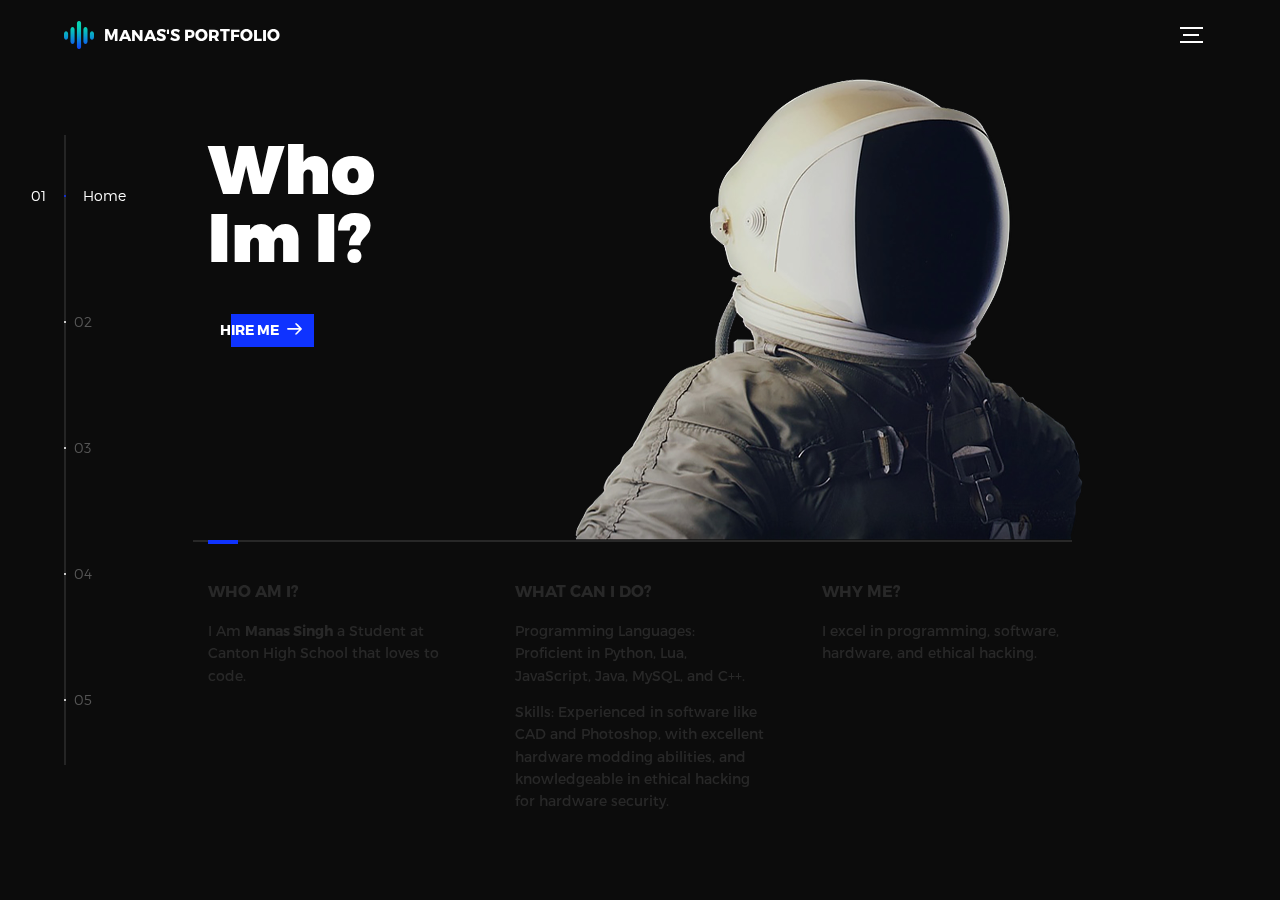
<file: SuperManzDev.github.io-main/index.html>
<!DOCTYPE html>
<html lang="en">
<head>
  <title>Manas's Portfolio</title>
  <meta charset="utf-8">
  <meta name="viewport" content="width=device-width, initial-scale=1">
  <meta http-equiv="X-UA-Compatible" content="IE=edge">
  <meta name="description" content="Manas >
  <meta name="keywords" content="Manas Singh Portfolio">
  <meta name="author" content="Manas Singh">
  <link rel="stylesheet" href="assets/css/main.css">
</head>
<body>

<!-- notification for small viewports and landscape oriented smartphones --></div>
<div class="device-notification">
  <a class="device-notification--logo" href="#0">
    <img src="assets/img/logo.png" alt="Manas's Portfolio"> 
    <p>Manas's Portfolio</p>
  </a>
  <p class="device-notification--message">I have so much to offer that I must request you orient your device to portrait or find a larger screen. You won't be disappointed.</p>
</div>

<div class="perspective effect-rotate-left">
  <div class="container"><div class="outer-nav--return"></div>
    <div id="viewport" class="l-viewport">
      <div class="l-wrapper">
        <header class="header">
          <a class="header--logo" href="#0">
            <img src="assets/img/logo.png" alt="Manas's Portfolio">
            <p>Manas's Portfolio</p>
          </a>
          <button class="header--cta cta">Hire Me</button>
          <div class="header--nav-toggle">
            <span></span>
          </div>
        </header>
        <nav class="l-side-nav">
          <ul class="side-nav">
            <li class="is-active"><span>Home</span></li>
            <li><span>Works</span></li>
            <li><span>About</span></li>
            <li><span>Contact</span></li>
            <li><span>Hire me</span></li>
          </ul>
        </nav>
        <ul class="l-main-content main-content">
          <li class="l-section section section--is-active">
            <div class="intro">
              <div class="intro--banner">
                <h1>Who<br>Im I?<br></h1>
                <button class="cta">Hire Me
                  <svg version="1.1" id="Layer_1" xmlns="http://www.w3.org/2000/svg" xmlns:xlink="http://www.w3.org/1999/xlink" x="0px" y="0px" viewBox="0 0 150 118" style="enable-background:new 0 0 150 118;" xml:space="preserve">
                  <g transform="translate(0.000000,118.000000) scale(0.100000,-0.100000)">
                    <path d="M870,1167c-34-17-55-57-46-90c3-15,81-100,194-211l187-185l-565-1c-431,0-571-3-590-13c-55-28-64-94-18-137c21-20,33-20,597-20h575l-192-193C800,103,794,94,849,39c20-20,39-29,61-29c28,0,63,30,298,262c147,144,272,271,279,282c30,51,23,60-219,304C947,1180,926,1196,870,1167z"/>
                  </g>
                  </svg>
                  <span class="btn-background"></span>
                </button>
                <img src="assets/img/introduction-visual.png" alt="Welcome">
              </div>
              <div class="intro--options">
                <a href="#0">
                  <h3>Who Am I?</h3>
                  <p> I Am <strong>Manas Singh</strong> a Student at Canton High School that loves to code.</p>
                </a>
                <a href="#0">
                  <h3>What Can I do?</h3>
                  <p>Programming Languages: Proficient in Python, Lua, JavaScript, Java, MySQL, and C++.
                  <p>Skills: Experienced in software like CAD and Photoshop, with excellent hardware modding abilities, and knowledgeable in ethical hacking for hardware security.</p>
                </a>
                <a href="#0">
                  <h3>Why Me?</h3>
                  <p> I excel in programming, software, hardware, and ethical hacking.</p>
                </a>
              </div>
            </div>
          </li>
          <li class="l-section section">
            <div class="work">
              <h2>Selected work</h2>
              <div class="work--lockup">
                <ul class="slider">
                  <li class="slider--item slider--item-left">
                    <a href="https://github.com/ManzONgits/KareemerAIMBOT?tab=readme-ov-file">
                      <div class="slider--item-image">
                        <img src="assets/img/Aimbot.png" alt="Aimbot">
                      </div>
                      <p class="slider--item-title">Kareemer</p>
                      <p class="slider--item-description">An open source, Nvida Cuda based aim assist named after my friend.</p>
                    </a>
                  </li>
                  <li class="slider--item slider--item-left">
                    <a href="https://github.com/SuperManzDev/Map-Tour-API">
                      <div class="slider--item-image">
                        <img src="assets/img/Map.png" alt="Map">
                      </div>s
                      <p class="slider--item-title">Map-Tour-API</p>
                      <p class="slider--item-description">A Map Demo coded in MIT app inventor.</p>
                    </a>
                  </li>
                  <li class="slider--item slider--item-left">
                    <a href="">
                      <div class="slider--item-image">
                        <img src="assets/img/Map.png" alt="Aimbot">
                      </div>s
                      <p class="slider--item-title">2</p>
                      <p class="slider--item-description">.2</p>
                    </a>
                  </li>
                  <li class="slider--item slider--item-center">
                    <a href="#0">
                      <div class="slider--item-image">
                        <img src="assets/img/work-metiew-smith.jpg" alt="Metiew and Smith">
                      </div>
                      <p class="slider--item-title">3</p>
                      <p class="slider--item-description">.3</p>
                    </a>
                  </li>
                  <li class="slider--item slider--item-right">
                    <a href="#0">
                      <div class="slider--item-image">
                        <img src="assets/img/work-alex-nowak.jpg" alt="Alex Nowak">
                      </div>
                      <p class="slider--item-title">4</p>
                      <p class="slider--item-description">.4</p>
                    </a>
                  </li>
                </ul>
                <div class="slider--prev">
                  <svg version="1.1" id="Layer_1" xmlns="http://www.w3.org/2000/svg" xmlns:xlink="http://www.w3.org/1999/xlink" x="0px" y="0px"
                  viewBox="0 0 150 118" style="enable-background:new 0 0 150 118;" xml:space="preserve">
                  <g transform="translate(0.000000,118.000000) scale(0.100000,-0.100000)">
                    <path d="M561,1169C525,1155,10,640,3,612c-3-13,1-36,8-52c8-15,134-145,281-289C527,41,562,10,590,10c22,0,41,9,61,29
                    c55,55,49,64-163,278L296,510h575c564,0,576,0,597,20c46,43,37,109-18,137c-19,10-159,13-590,13l-565,1l182,180
                    c101,99,187,188,193,199c16,30,12,57-12,84C631,1174,595,1183,561,1169z"/>
                  </g>
                  </svg>
                </div>
                <div class="slider--next">
                  <svg version="1.1" id="Layer_1" xmlns="http://www.w3.org/2000/svg" xmlns:xlink="http://www.w3.org/1999/xlink" x="0px" y="0px" viewBox="0 0 150 118" style="enable-background:new 0 0 150 118;" xml:space="preserve">
                  <g transform="translate(0.000000,118.000000) scale(0.100000,-0.100000)">
                    <path d="M870,1167c-34-17-55-57-46-90c3-15,81-100,194-211l187-185l-565-1c-431,0-571-3-590-13c-55-28-64-94-18-137c21-20,33-20,597-20h575l-192-193C800,103,794,94,849,39c20-20,39-29,61-29c28,0,63,30,298,262c147,144,272,271,279,282c30,51,23,60-219,304C947,1180,926,1196,870,1167z"/>
                  </g>
                  </svg>
                </div>
              </div>
            </div>
          </li>
          <li class="l-section section">
            <div class="about">
              <div class="about--banner">
                <h2>I<br>believe in<br>passionate<br>people</h2>
                <a href="res.html">My Resume 
                  <span>
                    <svg version="1.1" id="Layer_1" xmlns="http://www.w3.org/2000/svg" xmlns:xlink="http://www.w3.org/1999/xlink" x="0px" y="0px" viewBox="0 0 150 118" style="enable-background:new 0 0 150 118;" xml:space="preserve">
                    <g transform="translate(0.000000,118.000000) scale(0.100000,-0.100000)">
                      <path d="M870,1167c-34-17-55-57-46-90c3-15,81-100,194-211l187-185l-565-1c-431,0-571-3-590-13c-55-28-64-94-18-137c21-20,33-20,597-20h575l-192-193C800,103,794,94,849,39c20-20,39-29,61-29c28,0,63,30,298,262c147,144,272,271,279,282c30,51,23,60-219,304C947,1180,926,1196,870,1167z"/>
                    </g>
                    </svg>
                  </span>
                </a>
                <img src="assets/img/about-visual.png" alt="About Me">
              </div>
              <div class="about--options">
                <a href="#0">
                  <h3>Winners</h3>
                </a>
                <a href="#0">
                  <h3>Philosophy</h3>
                </a>
                <a href="#0">
                  <h3>History</h3>
                </a>
              </div>
            </div>
          </li>
          <li class="l-section section">
            <div class="contact">
              <div class="contact--lockup">
                <div class="modal">
                  <div class="modal--information">
                    <p>8415 N Canton Center Rd, Canton, MI 48187</p>
                    <a href="mailto:Msingh458@pccsk12.com">Msingh458@pccsk12.com</a>
                    <a href="tel:+17344191109">+1 734-419-1109</a>
                  </div>
                  <ul class="modal--options">
                    <li><a href="https://Instagram.com/Manz.luvs.u">Instagram</a></li>
                    <li><a href="https://github.com/SuperManzDev/SuperManzDev.github.io">Github</a></li>
                    <li><a href="mailto:Msingh458@pccsk12.com">Contact Me</a></li>
                  </ul>
                </div>
              </div>
            </div>
          </li>
          <li class="l-section section">
            <div class="hire">
              <h2>You want me to do</h2>
              <!-- checkout formspree.io for easy form setup -->
              <form class="work-request">
                <div class="work-request--options">
                  <span class="options-a">
                    <input id="opt-1" type="checkbox" value="app design">
                    <label for="opt-1">
                      <svg version="1.1" id="Layer_1" xmlns="http://www.w3.org/2000/svg" xmlns:xlink="http://www.w3.org/1999/xlink" x="0px" y="0px"
                      viewBox="0 0 150 111" style="enable-background:new 0 0 150 111;" xml:space="preserve">
                      <g transform="translate(0.000000,111.000000) scale(0.100000,-0.100000)">
                        <path d="M950,705L555,310L360,505C253,612,160,700,155,700c-6,0-44-34-85-75l-75-75l278-278L550-5l475,475c261,261,475,480,475,485c0,13-132,145-145,145C1349,1100,1167,922,950,705z"/>
                      </g>
                      </svg>
                      App Design
                    </label>
                    <input id="opt-2" type="checkbox" value="graphic design">
                    <label for="opt-2">
                      <svg version="1.1" id="Layer_1" xmlns="http://www.w3.org/2000/svg" xmlns:xlink="http://www.w3.org/1999/xlink" x="0px" y="0px"
                      viewBox="0 0 150 111" style="enable-background:new 0 0 150 111;" xml:space="preserve">
                      <g transform="translate(0.000000,111.000000) scale(0.100000,-0.100000)">
                        <path d="M950,705L555,310L360,505C253,612,160,700,155,700c-6,0-44-34-85-75l-75-75l278-278L550-5l475,475c261,261,475,480,475,485c0,13-132,145-145,145C1349,1100,1167,922,950,705z"/>
                      </g>
                      </svg>
                      Graphic Design
                    </label>
                    <input id="opt-3" type="checkbox" value="motion design">
                    <label for="opt-3">
                      <svg version="1.1" id="Layer_1" xmlns="http://www.w3.org/2000/svg" xmlns:xlink="http://www.w3.org/1999/xlink" x="0px" y="0px"
                      viewBox="0 0 150 111" style="enable-background:new 0 0 150 111;" xml:space="preserve">
                      <g transform="translate(0.000000,111.000000) scale(0.100000,-0.100000)">
                        <path d="M950,705L555,310L360,505C253,612,160,700,155,700c-6,0-44-34-85-75l-75-75l278-278L550-5l475,475c261,261,475,480,475,485c0,13-132,145-145,145C1349,1100,1167,922,950,705z"/>
                      </g>
                      </svg>
                      Motion Design
                    </label>
                  </span>
                  <span class="options-b">
                    <input id="opt-4" type="checkbox" value="ux design">
                    <label for="opt-4">
                      <svg version="1.1" id="Layer_1" xmlns="http://www.w3.org/2000/svg" xmlns:xlink="http://www.w3.org/1999/xlink" x="0px" y="0px"
                      viewBox="0 0 150 111" style="enable-background:new 0 0 150 111;" xml:space="preserve">
                      <g transform="translate(0.000000,111.000000) scale(0.100000,-0.100000)">
                        <path d="M950,705L555,310L360,505C253,612,160,700,155,700c-6,0-44-34-85-75l-75-75l278-278L550-5l475,475c261,261,475,480,475,485c0,13-132,145-145,145C1349,1100,1167,922,950,705z"/>
                      </g>
                      </svg>
                      UX Design
                    </label>
                    <input id="opt-5" type="checkbox" value="webdesign">
                    <label for="opt-5">
                      <svg version="1.1" id="Layer_1" xmlns="http://www.w3.org/2000/svg" xmlns:xlink="http://www.w3.org/1999/xlink" x="0px" y="0px"
                      viewBox="0 0 150 111" style="enable-background:new 0 0 150 111;" xml:space="preserve">
                      <g transform="translate(0.000000,111.000000) scale(0.100000,-0.100000)">
                        <path d="M950,705L555,310L360,505C253,612,160,700,155,700c-6,0-44-34-85-75l-75-75l278-278L550-5l475,475c261,261,475,480,475,485c0,13-132,145-145,145C1349,1100,1167,922,950,705z"/>
                      </g>
                      </svg>
                      Webdesign
                    </label>
                    <input id="opt-6" type="checkbox" value="marketing">
                    <label for="opt-6">
                      <svg version="1.1" id="Layer_1" xmlns="http://www.w3.org/2000/svg" xmlns:xlink="http://www.w3.org/1999/xlink" x="0px" y="0px"
                      viewBox="0 0 150 111" style="enable-background:new 0 0 150 111;" xml:space="preserve">
                      <g transform="translate(0.000000,111.000000) scale(0.100000,-0.100000)">
                        <path d="M950,705L555,310L360,505C253,612,160,700,155,700c-6,0-44-34-85-75l-75-75l278-278L550-5l475,475c261,261,475,480,475,485c0,13-132,145-145,145C1349,1100,1167,922,950,705z"/>
                      </g>
                      </svg>
                      Marketing
                    </label>
                  </span>
                </div>
                <div class="work-request--information">
                  <div class="information-name">
                    <input id="name" type="text" spellcheck="false">
                    <label for="name">Name</label>
                  </div>
                  <div class="information-email">
                    <input id="email" type="email" spellcheck="false">
                    <label for="email">Email</label>
                  </div>
                </div>
                <input type="button" value="submit" onclick="window.location.href = 'page2.html';">
              </form>
            </div>
          </li>
        </ul>
      </div>
    </div>
  </div>
  <ul class="outer-nav">
    <li class="is-active">Home</li>
    <li>Works</li>
    <li>About</li>
    <li>Contact</li>
    <li>Hire Me</li>
  </ul>
</div>

<script src="https://ajax.googleapis.com/ajax/libs/jquery/2.2.4/jquery.min.js"></script>
<script>window.jQuery || document.write('<script src="assets/js/vendor/jquery-2.2.4.min.js"><\/script>')</script>
<script src="assets/js/functions-min.js"></script>
</body>
</html>
</file>
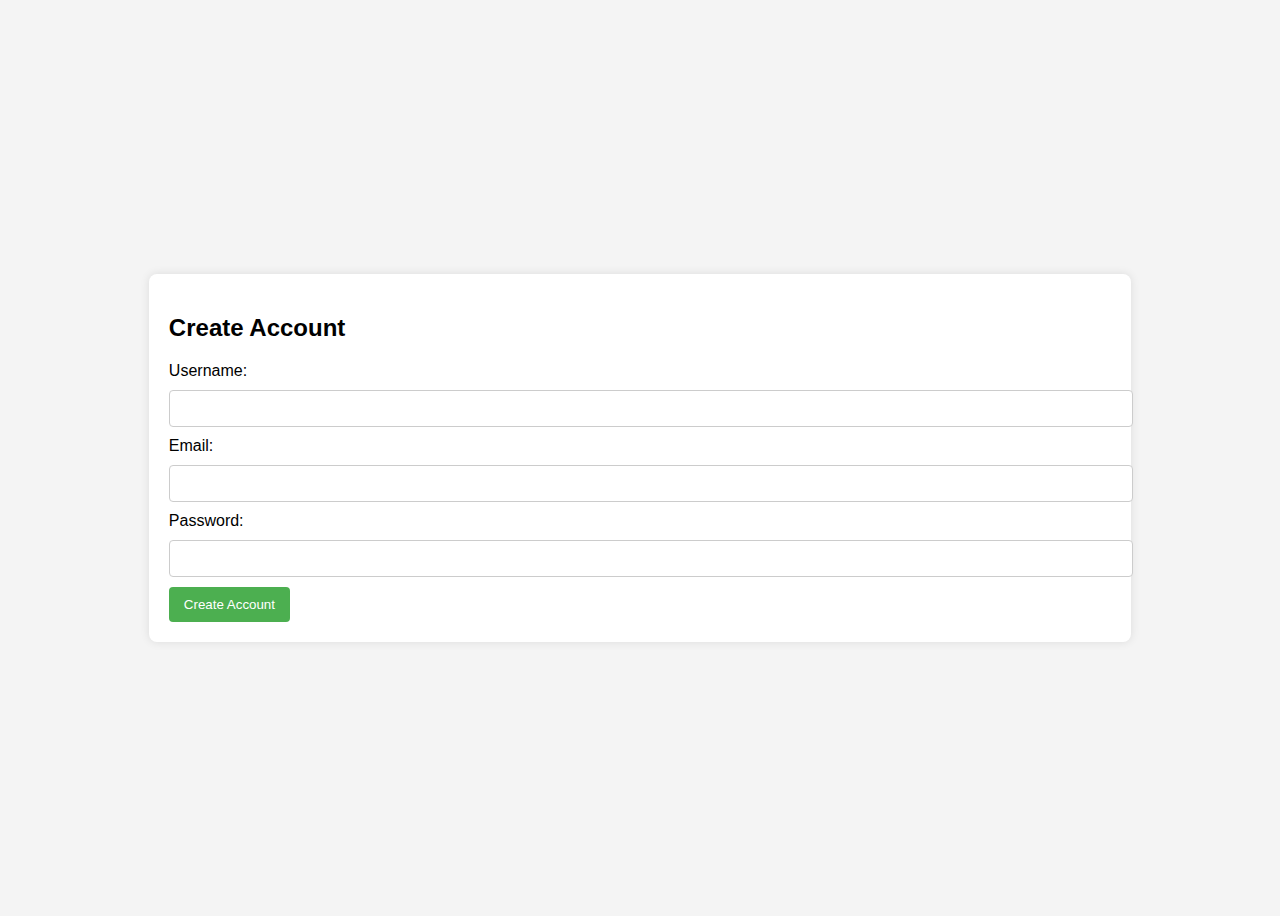
<file: Manzker-main/create_account.html>
<!DOCTYPE html>
<html lang="en"></html>
<head>
    <meta charset="UTF-8">
    <meta name="viewport" content="width=device-width, initial-scale=1.0">
    <title>Create Account</title>
    <style>
        body {
            font-family: Arial, sans-serif;
            background-color: #f4f4f4;
            display: flex;
            justify-content: center;
            align-items: center;
            height: 100vh;
        }
        .container {
            background-color: #fff;
            padding: 20px;
            border-radius: 8px;
            box-shadow: 0 0 10px rgba(0, 0, 0, 0.1);
        }
        .container h2 {
            margin-bottom: 20px;
        }
        .container input[type="text"],
        .container input[type="password"],
        .container input[type="email"] {
            width: 100%;
            padding: 10px;
            margin: 10px 0;
            border: 1px solid #ccc;
            border-radius: 4px;
        }
        .container input[type="submit"] {
            background-color: #4CAF50;
            color: white;
            padding: 10px 15px;
            border: none;
            border-radius: 4px;
            cursor: pointer;
        }
        .container input[type="submit"]:hover {
            background-color: #45a049;
        }
    </style>
</head>
<body>
    <div class="container">
        <h2>Create Account</h2>
        <form action="/create_account" method="post">
            <label for="username">Username:</label>
            <input type="text" id="username" name="username" required>
            
            <label for="email">Email:</label>
            <input type="email" id="email" name="email" required>
            
            <label for="password">Password:</label>
            <input type="password" id="password" name="password" required>
            
            <input type="submit" value="Create Account">
        </form>
    </div>
</body>
</html></form></div>
</file>
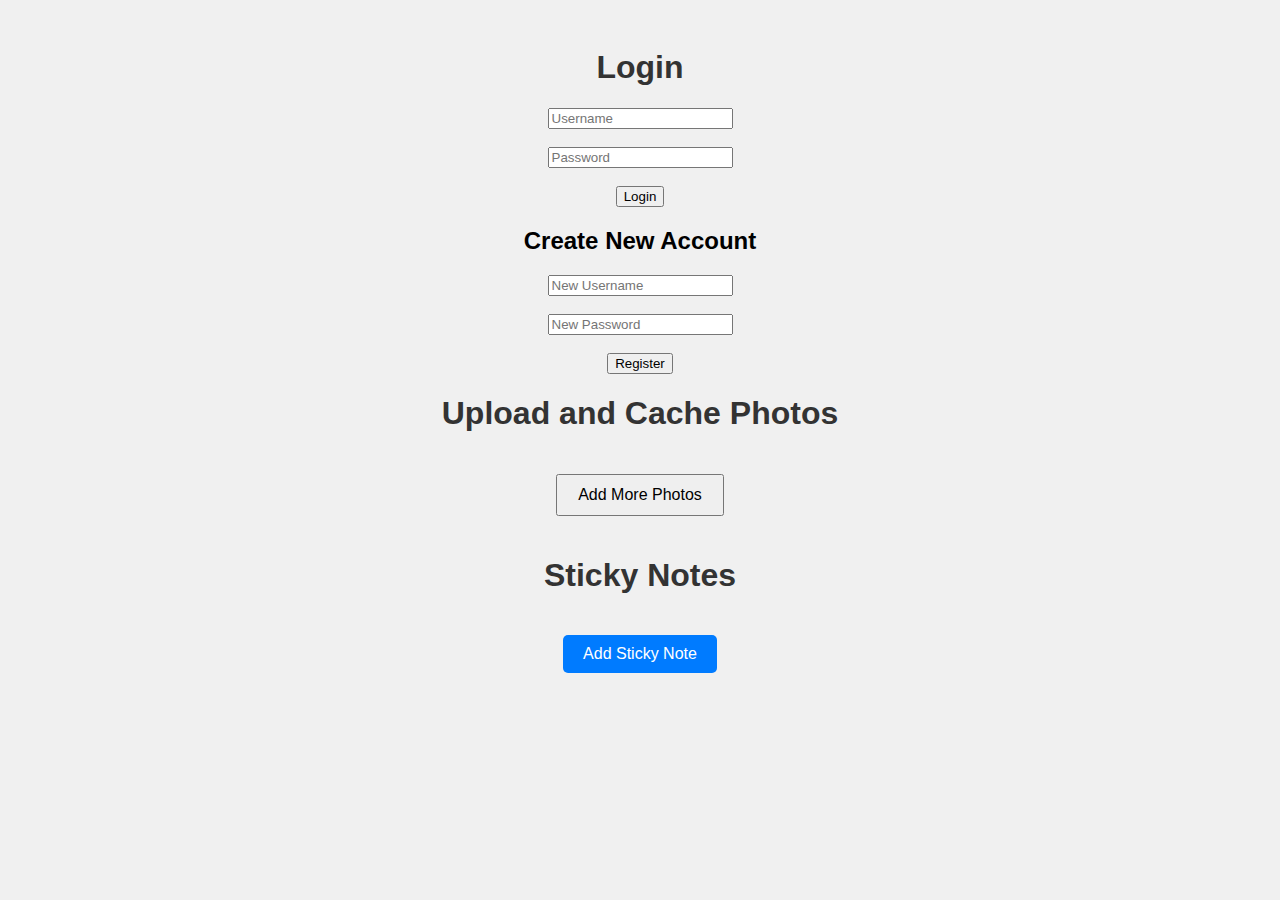
<file: Manzker-main/iusethisforrandomthings.html>
<!DOCTYPE html>
<html lang="en">
<head>
    <meta charset="UTF-8">
    <meta name="viewport" content="width=device-width, initial-scale=1.0">
    <title>Photo Upload and Sticky Notes</title>
    <style>
        body {
            font-family: Arial, sans-serif;
            background-color: #f0f0f0;
            text-align: center;
            padding: 20px;
        }
        h1 {
            color: #333;
        }
        #loginContainer, #mainContainer {
            display: none;
        }
        #photoContainer {
            display: flex;
            flex-wrap: wrap;
            justify-content: center;
        }
        .img-wrapper {
            display: inline-block;
            position: relative;
            margin: 10px;
            border: 1px solid #ccc;
            border-radius: 5px;
            overflow: hidden;
            background-color: #fff;
            box-shadow: 0 0 10px rgba(0, 0, 0, 0.1);
        }
        .img-wrapper img {
            width: 200px;
            height: auto;
            display: block;
        }
        .delete-button {
            position: absolute;
            top: 5px;
            right: 5px;
            background-color: red;
            color: white;
            border: none;
            padding: 5px;
            cursor: pointer;
            border-radius: 3px;
        }
        .upload-button {
            margin: 20px;
            padding: 10px 20px;
            font-size: 16px;
            cursor: pointer;
        }
        #stickyNotesContainer {
            margin-top: 40px;
            text-align: left;
            max-width: 600px;
            margin-left: auto;
            margin-right: auto;
        }
        .sticky-note {
            background-color: #fffae6;
            border: 1px solid #ffd700;
            border-radius: 5px;
            padding: 10px;
            margin-bottom: 10px;
            box-shadow: 0 0 10px rgba(0, 0, 0, 0.1);
        }
        .sticky-note textarea {
            width: 100%;
            height: 100px;
            border: none;
            background: none;
            resize: none;
            font-family: Arial, sans-serif;
            font-size: 14px;
        }
        .add-note-button {
            margin: 20px;
            padding: 10px 20px;
            font-size: 16px;
            cursor: pointer;
            background-color: #007bff;
            color: white;
            border: none;
            border-radius: 5px;
        }
    </style>
</head>
<body>
    <div id="loginContainer"></div>
        <h1>Login</h1>
        <form id="loginForm"></form>
            <input type="text" id="username" placeholder="Username" required><br><br>
            <input type="password" id="password" placeholder="Password" required><br><br>
            <button type="submit">Login</button>
        </form>
        <h2>Create New Account</h2>
        <form id="registerForm"></form>
            <input type="text" id="newUsername" placeholder="New Username" required><br><br>
            <input type="password" id="newPassword" placeholder="New Password" required><br><br>
            <button type="submit">Register</button>
        </form>
    </div>

    <div id="mainContainer"></div>
        <h1>Upload and Cache Photos</h1>
        <input type="file" id="photoInput" accept="image/*" multiple style="display: none;">
        <button class="upload-button" onclick="document.getElementById('photoInput').click();">Add More Photos</button>
        <div id="photoContainer"></div>

        <h1>Sticky Notes</h1>
        <button class="add-note-button" onclick="addStickyNote()">Add Sticky Note</button>
        <div id="stickyNotesContainer"></div>
    </div>

    <script>
        document.getElementById('loginForm').addEventListener('submit', function(event) {
            event.preventDefault();
            const username = document.getElementById('username').value;
            const password = document.getElementById('password').value;
            const storedPassword = localStorage.getItem(`user-${username}`);

            if (storedPassword && storedPassword === password) {
                document.getElementById('loginContainer').style.display = 'none';
                document.getElementById('mainContainer').style.display = 'block';
                loadContent();
            } else {
                alert('Invalid username or password');
            }
        });

        document.getElementById('registerForm').addEventListener('submit', function(event) {
            event.preventDefault();
            const newUsername = document.getElementById('newUsername').value;
            const newPassword = document.getElementById('newPassword').value;

            if (localStorage.getItem(`user-${newUsername}`)) {
                alert('Username already exists');
            } else {
                localStorage.setItem(`user-${newUsername}`, newPassword);
                alert('Account created successfully');
            }
        });

        function loadContent() {
            const photoContainer = document.getElementById('photoContainer');
            let i = 0;
            while (localStorage.getItem(`photo-${i}`)) {
                const imgWrapper = document.createElement('div');
                imgWrapper.className = 'img-wrapper';

                const img = document.createElement('img');
                img.src = localStorage.getItem(`photo-${i}`);

                const deleteButton = document.createElement('button');
                deleteButton.innerText = 'Delete';
                deleteButton.className = 'delete-button';
                deleteButton.onclick = function() {
                    photoContainer.removeChild(imgWrapper);
                    localStorage.removeItem(`photo-${i}`);
                };

                imgWrapper.appendChild(img);
                imgWrapper.appendChild(deleteButton);
                photoContainer.appendChild(imgWrapper);
                i++;
            }

            const stickyNotesContainer = document.getElementById('stickyNotesContainer');
            let noteIndex = 0;
            while (localStorage.getItem(`sticky-note-${noteIndex}`)) {
                const noteContent = localStorage.getItem(`sticky-note-${noteIndex}`);
                addStickyNoteElement(noteContent, noteIndex);
                noteIndex++;
            }
        }

        document.getElementById('photoInput').addEventListener('change', function(event) {
            const files = event.target.files;
            const photoContainer = document.getElementById('photoContainer');

            for (let i = 0; i < files.length; i++) {
                const file = files[i];
                const reader = new FileReader();

                reader.onload = function(e) {
                    const imgWrapper = document.createElement('div');
                    imgWrapper.className = 'img-wrapper';

                    const img = document.createElement('img');
                    img.src = e.target.result;

                    const deleteButton = document.createElement('button');
                    deleteButton.innerText = 'Delete';
                    deleteButton.className = 'delete-button';
                    deleteButton.onclick = function() {
                        photoContainer.removeChild(imgWrapper);
                        localStorage.removeItem(`photo-${i}`);
                    };

                    imgWrapper.appendChild(img);
                    imgWrapper.appendChild(deleteButton);
                    photoContainer.appendChild(imgWrapper);

                    localStorage.setItem(`photo-${i}`, e.target.result);
                };

                reader.readAsDataURL(file);
            }
        });

        function addStickyNote() {
            const noteIndex = document.querySelectorAll('.sticky-note').length;
            addStickyNoteElement('', noteIndex);
        }

        function addStickyNoteElement(content, index) {
            const stickyNotesContainer = document.getElementById('stickyNotesContainer');
            const stickyNote = document.createElement('div');
            stickyNote.className = 'sticky-note';

            const textarea = document.createElement('textarea');
            textarea.value = content;
            textarea.oninput = function() {
                localStorage.setItem(`sticky-note-${index}`, textarea.value);
            };

            stickyNote.appendChild(textarea);
            stickyNotesContainer.appendChild(stickyNote);
        }

        window.onload = function() {
            document.getElementById('loginContainer').style.display = 'block';
        };
    </script>
</body>
</html>
</file>
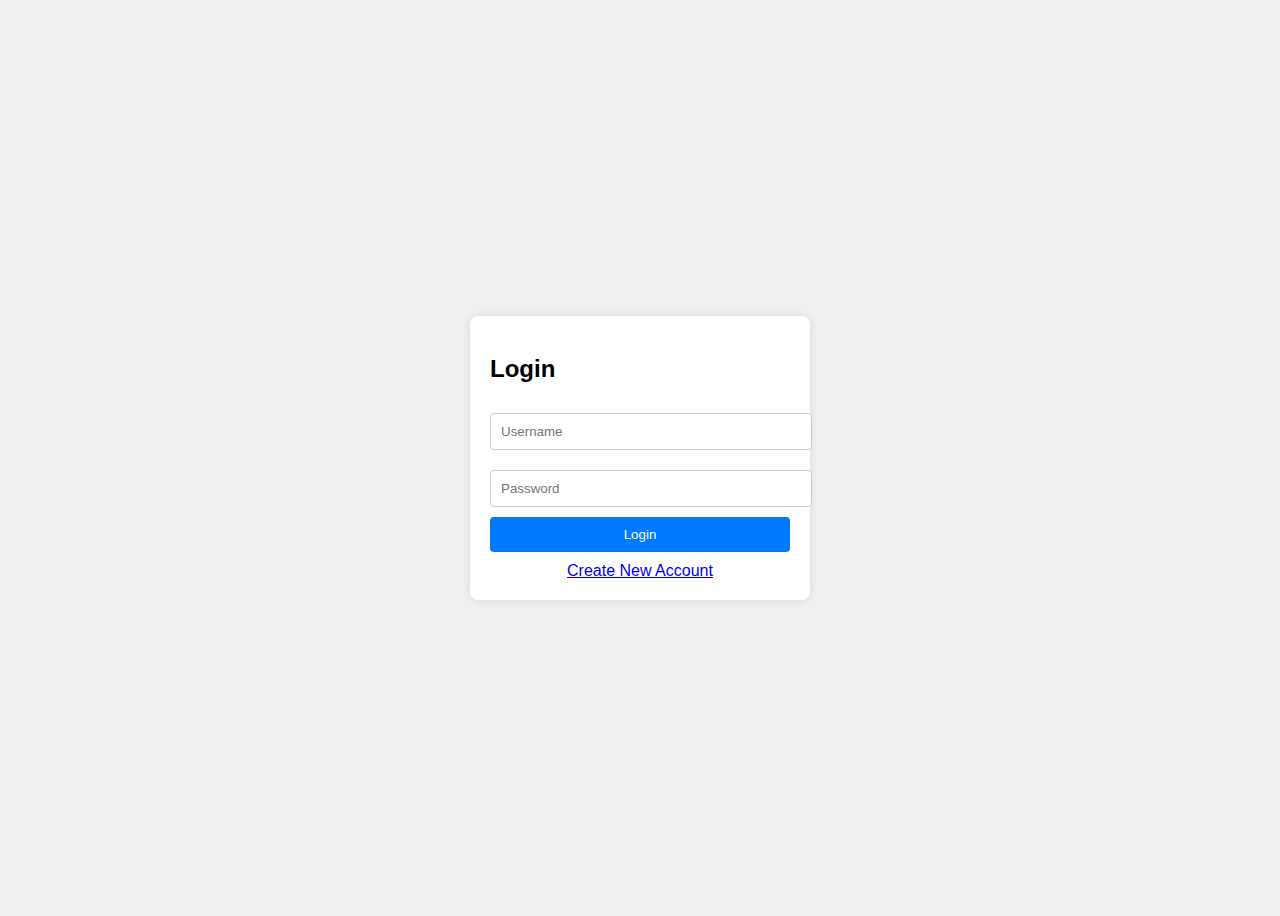
<file: Manzker-main/login.html>
<!DOCTYPE html>
<html lang="en">
<head>
    <meta charset="UTF-8">
    <meta name="viewport" content="width=device-width, initial-scale=1.0">
    <title>Login Page</title>
    <style>
        body {
            font-family: Arial, sans-serif;
            background-color: #f0f0f0;
            display: flex;
            justify-content: center;
            align-items: center;
            height: 100vh;
        }
        .login-container {
            background-color: #fff;
            padding: 20px;
            border-radius: 8px;
            box-shadow: 0 0 10px rgba(0, 0, 0, 0.1);
            width: 300px;
        }
        .login-container h2 {
            margin-bottom: 20px;
        }
        .login-container input {
            width: 100%;
            padding: 10px;
            margin: 10px 0;
            border: 1px solid #ccc;
            border-radius: 4px;
        }
        .login-container button {
            width: 100%;
            padding: 10px;
            background-color: #007BFF;
            border: none;
            color: #fff;
            border-radius: 4px;
            cursor: pointer;
        }
        .login-container button:hover {
            background-color: #0056b3;
        }
        .login-container .link {
            display: block;
            text-align: center;
            margin-top: 10px;
        }
    </style>
</head>
<body>
    <div class="login-container">
        <h2>Login</h2>
        <input type="text" id="username" placeholder="Username">
        <input type="password" id="password" placeholder="Password">
        <button onclick="login()">Login</button>
        <a href="create_account.html" class="link">Create New Account</a>
    </div>

    <script>
        const validCredentials = {
            "Manz": "Mpass",
            "Dev": "Dpass",
            "Admin": "Apass",
            "User1": "1Pass",
            "User2": "2pass",
            "User3": "3pass"
        };

        function login() {
            const username = document.getElementById('username').value;
            const password = document.getElementById('password').value;

            if (validCredentials[username] && validCredentials[username] === password) {
                window.location.href = 'iusethisforrandomthings.html';
            } else {
                alert('Invalid username or password');
            }
        }
    </script>
</body>
</html>
</file>
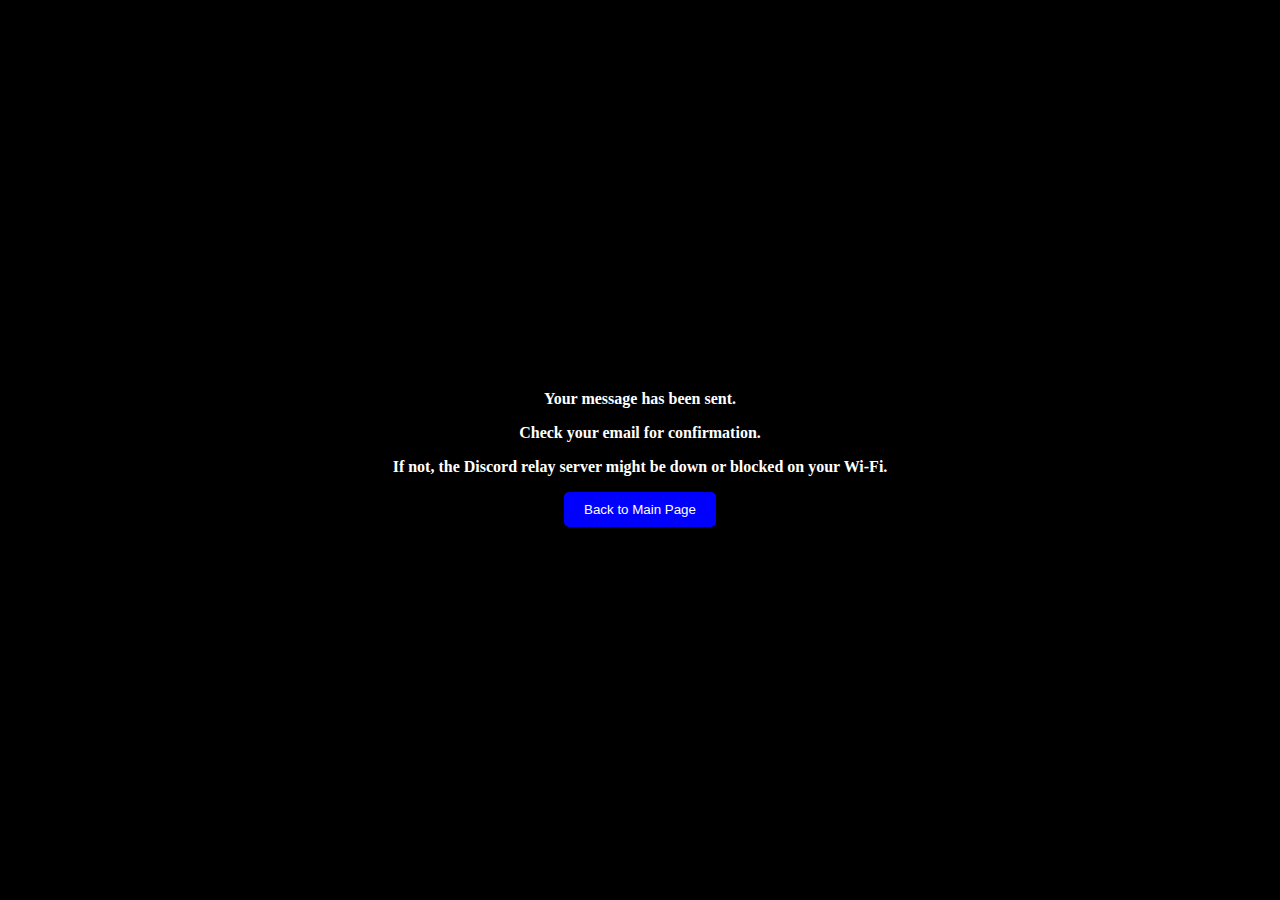
<file: SuperManzDev.github.io-main/page2.html>
<!DOCTYPE html>
<html lang="en">
<head>
    <meta charset="UTF-8">
    <meta name="viewport" content="width=device-width, initial-scale=1.0">
    <title>Your Message</title>
    <style>
        body {
            background-color: black;
            display: flex;
            justify-content: center;
            align-items: center;
            height: 100vh;
            margin: 0;
        }
        #message-container {
            text-align: center;
        }
        #message {
            color: white;
            font-weight: bold;
        }
        #home-button {
            background-color: blue;
            color: white;
            padding: 10px 20px;
            border: none;
            border-radius: 5px;
            cursor: pointer;
        }
        /* Cool cursor effect */
        body {
            cursor: url('data:image/svg+xml;utf8,<svg xmlns="http://www.w3.org/2000/svg" width="24" height="24" fill="white"><circle cx="12" cy="12" r="6" fill="blue"/></svg>'), auto;
        }
    </style>
    <script>
        // Function to go back to the previous page
        function goBack() {
            window.history.back();
        }
    </script>
</head>
<body>
    <div id="message-container">
        <p id="message">Your message has been sent.</p>
        <p id="message"> Check your email for confirmation.</p>
        <p id="message">If not, the Discord relay server might be down or blocked on your Wi-Fi.</p>
        <button id="home-button" onclick="goBack()">Back to Main Page</button>
    </div>
</body>
</html>
</file>
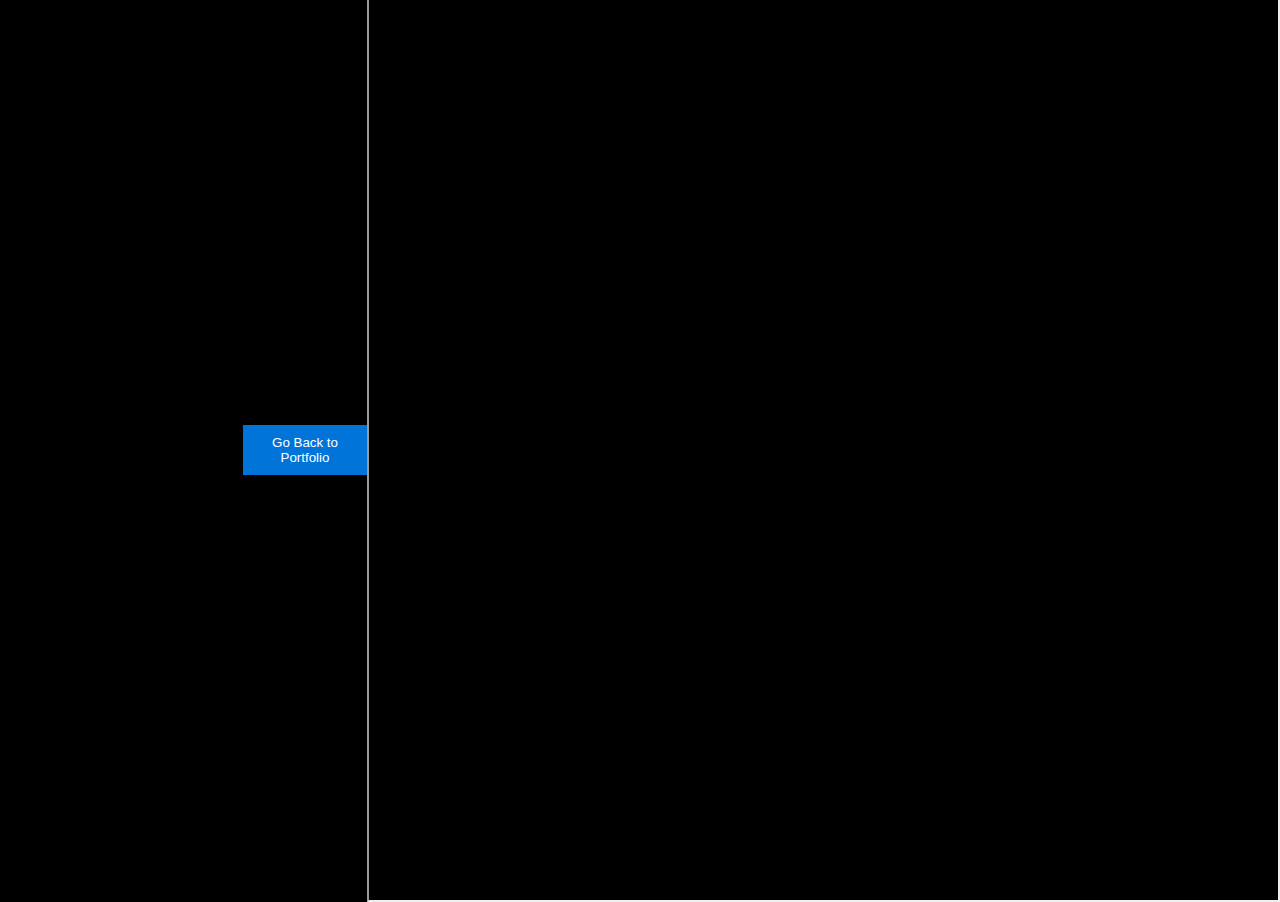
<file: SuperManzDev.github.io-main/res.html>
<!DOCTYPE html>
<html lang="en">
<head>
    <meta charset="UTF-8">
    <meta name="viewport" content="width=device-width, initial-scale=1.0">
    <title>My Portfolio</title>
    <style>
        body {
            background-color: #000000; /* Black background */
            margin: 0; /* Remove default margin */
            height: 100vh; /* Full viewport height */
            display: flex; /* Use flexbox for centering */
            align-items: center; /* Center vertically */
            justify-content: center; /* Center horizontally */
        }
        .button {
            background-color: #0074D9; /* Blue button */
            color: #ffffff;
            padding: 10px 20px;
            border: none;
            cursor: pointer;
        }
        .button:hover {
            background-color: #0056b3; /* Darker blue on hover */
        }
        iframe {
            height: 100vh; /* Full viewport height */
        }
    </style>
</head>
<body>
    <h1>Welcome to My Portfolio</h1>
    <!-- Button to go back to your portfolio -->
    <button class="button" onclick="goToPortfolio()">Go Back to Portfolio</button>

    <!-- Embed the PDF using an iframe -->
    <iframe src="https://manassingh.me/Newone.pdf" width="100%" height="100%"></iframe>

    <script>
        function goToPortfolio() {
            // Replace the URL with your actual portfolio URL
            window.location.href = "http://manassingh.me";
        }
    </script>
</body>
</html>
</file>
<file: SuperManzDev.github.io-main/assets/css/main.css>
@font-face{font-family:'Montserrat';src:url("fonts/Montserrat-Black.eot");src:local("☺"),url("fonts/Montserrat-Black.woff") format("woff"),url("fonts/Montserrat-Black.ttf") format("truetype"),url("fonts/Montserrat-Black.svg") format("svg");font-weight:900;font-style:normal}@font-face{font-family:'Montserrat';src:url("fonts/Montserrat-Bold.eot");src:local("☺"),url("fonts/Montserrat-Bold.woff") format("woff"),url("fonts/Montserrat-Bold.ttf") format("truetype"),url("fonts/Montserrat-Bold.svg") format("svg");font-weight:700;font-style:normal}@font-face{font-family:'Montserrat';src:url("fonts/Montserrat-Regular.eot");src:local("☺"),url("fonts/Montserrat-Regular.woff") format("woff"),url("fonts/Montserrat-Regular.ttf") format("truetype"),url("fonts/Montserrat-Regular.svg") format("svg");font-weight:400;font-style:normal}@font-face{font-family:'Montserrat';src:url("fonts/Montserrat-Light.eot");src:local("☺"),url("fonts/Montserrat-Light.woff") format("woff"),url("fonts/Montserrat-Light.ttf") format("truetype"),url("fonts/Montserrat-Light.svg") format("svg");font-weight:300;font-style:normal}/*! normalize.css v3.0.2 | MIT License | git.io/normalize */html{font-family:sans-serif;-ms-text-size-adjust:100%;-webkit-text-size-adjust:100%}body{margin:0}article,aside,details,figcaption,figure,footer,header,hgroup,main,menu,nav,section,summary{display:block}audio,canvas,progress,video{display:inline-block;vertical-align:baseline}audio:not([controls]){display:none;height:0}[hidden],template{display:none}a{background-color:transparent}a:active,a:hover{outline:0}abbr[title]{border-bottom:1px dotted}b,strong{font-weight:bold}dfn{font-style:italic}h1{font-size:2em;margin:0.67em 0}mark{background:#ff0;color:#000}small{font-size:80%}sub,sup{font-size:75%;line-height:0;position:relative;vertical-align:baseline}sup{top:-0.5em}sub{bottom:-0.25em}img{border:0}svg:not(:root){overflow:hidden}figure{margin:1em 40px}hr{box-sizing:content-box;height:0}pre{overflow:auto}code,kbd,pre,samp{font-family:monospace, monospace;font-size:1em}button,input,optgroup,select,textarea{color:inherit;font:inherit;margin:0}button{overflow:visible}button,select{text-transform:none}button,html input[type="button"],input[type="reset"],input[type="submit"]{-webkit-appearance:button;cursor:pointer}button[disabled],html input[disabled]{cursor:default}button::-moz-focus-inner,input::-moz-focus-inner{border:0;padding:0}input{line-height:normal}input[type="checkbox"],input[type="radio"]{box-sizing:border-box;padding:0}input[type="number"]::-webkit-inner-spin-button,input[type="number"]::-webkit-outer-spin-button{height:auto}input[type="search"]{-webkit-appearance:textfield;box-sizing:content-box}input[type="search"]::-webkit-search-cancel-button,input[type="search"]::-webkit-search-decoration{-webkit-appearance:none}fieldset{border:1px solid #c0c0c0;margin:0 2px;padding:0.35em 0.625em 0.75em}legend{border:0;padding:0}textarea{overflow:auto}optgroup{font-weight:bold}table{border-collapse:collapse;border-spacing:0}td,th{padding:0}::-moz-selection{background:#FFF498}::selection{background:#FFF498}::-moz-selection{background:#FFF498}img::-moz-selection{background:transparent}img::selection{background:transparent}img::-moz-selection{background:transparent}body{-webkit-tap-highlight-color:#FFF498}body{background-color:#0c0c0c;font-size:14px;line-height:1.6;font-family:"Montserrat",sans-serif;color:#fff;-webkit-font-smoothing:antialiased;-webkit-text-size-adjust:100%}.l-viewport{position:relative;width:100%;height:100vh;box-shadow:0 0 45px 5px rgba(0,0,0,0.85);overflow:hidden}.l-wrapper{position:relative;width:1440px;max-width:90%;height:100%;margin:0 auto}.l-side-nav{position:absolute;left:0;display:-webkit-box;display:-webkit-flex;display:-ms-flexbox;display:flex;height:100%;-webkit-box-align:center;-webkit-align-items:center;-ms-flex-align:center;align-items:center}.l-side-nav::before{content:"";position:absolute;top:50%;left:0;-webkit-transform:translateY(-50%);transform:translateY(-50%);width:2px;height:70%;max-height:750px;background-color:#555;opacity:.35;z-index:10}@media (max-width: 1180px){.l-side-nav{display:none}}.l-main-content{position:relative;width:100%;height:100%;margin:0;padding:0;list-style:none}.l-section{position:absolute;width:100%;height:100%}.device-notification{display:none;position:fixed;top:0;left:0;width:100%;height:100%;-webkit-box-orient:vertical;-webkit-box-direction:normal;-webkit-flex-direction:column;-ms-flex-direction:column;flex-direction:column;-webkit-box-align:center;-webkit-align-items:center;-ms-flex-align:center;-ms-grid-row-align:center;align-items:center;-webkit-box-pack:center;-webkit-justify-content:center;-ms-flex-pack:center;justify-content:center;background-color:#0c0c0c;z-index:12}.device-notification--logo{display:-webkit-box;display:-webkit-flex;display:-ms-flexbox;display:flex;-webkit-box-align:center;-webkit-align-items:center;-ms-flex-align:center;align-items:center;text-decoration:none;color:#fff}.device-notification--logo p{margin:0 0 0 10px;font-size:16px;font-weight:700;text-transform:uppercase}.device-notification--message{width:70%;margin:30px 0 0 0;font-weight:700;text-align:center}@media (max-width: 767px) and (min-width: 601px) and (max-height: 680px){.device-notification{display:-webkit-box;display:-webkit-flex;display:-ms-flexbox;display:flex}}@media (max-width: 600px) and (min-width: 480px) and (max-height: 580px){.device-notification{display:-webkit-box;display:-webkit-flex;display:-ms-flexbox;display:flex}}@media (max-width: 736px) and (min-width: 360px) and (orientation: landscape){.device-notification{display:-webkit-box;display:-webkit-flex;display:-ms-flexbox;display:flex}}@media(max-width: 359px){.device-notification{display:-webkit-box;display:-webkit-flex;display:-ms-flexbox;display:flex}}.section{opacity:0;visibility:hidden;-webkit-transition:opacity .4s ease-in-out,visibility 0s .4s;transition:opacity .4s ease-in-out,visibility 0s .4s}.section--is-active{opacity:1;visibility:visible;z-index:1;-webkit-transition:opacity .4s ease-in-out .4s;transition:opacity .4s ease-in-out .4s}.section--next{-webkit-transform:translateY(-45px);transform:translateY(-45px);-webkit-transition:-webkit-transform .4s ease-in-out;transition:-webkit-transform .4s ease-in-out;transition:transform .4s ease-in-out;transition:transform .4s ease-in-out, -webkit-transform .4s ease-in-out}.section--prev{-webkit-transform:translateY(45px);transform:translateY(45px);-webkit-transition:-webkit-transform .4s ease-in-out;transition:-webkit-transform .4s ease-in-out;transition:transform .4s ease-in-out;transition:transform .4s ease-in-out, -webkit-transform .4s ease-in-out}.header{position:absolute;top:0;left:0;display:-webkit-box;display:-webkit-flex;display:-ms-flexbox;display:flex;width:100%;height:70px;-webkit-box-align:center;-webkit-align-items:center;-ms-flex-align:center;align-items:center;-webkit-box-pack:justify;-webkit-justify-content:space-between;-ms-flex-pack:justify;justify-content:space-between;z-index:10}.header--logo{display:-webkit-box;display:-webkit-flex;display:-ms-flexbox;display:flex;-webkit-box-align:center;-webkit-align-items:center;-ms-flex-align:center;align-items:center;text-decoration:none;color:#fff}.header--logo p{margin:0 0 0 10px;font-size:16px;font-weight:700;text-transform:uppercase}.header--nav-toggle{display:-webkit-box;display:-webkit-flex;display:-ms-flexbox;display:flex;width:50px;height:50px;-webkit-box-orient:vertical;-webkit-box-direction:normal;-webkit-flex-direction:column;-ms-flex-direction:column;flex-direction:column;-webkit-box-align:center;-webkit-align-items:center;-ms-flex-align:center;align-items:center;-webkit-box-pack:center;-webkit-justify-content:center;-ms-flex-pack:center;justify-content:center;cursor:pointer}.header--nav-toggle span,.header--nav-toggle::before,.header--nav-toggle::after{content:"";position:relative;width:16px;height:2px;background-color:#fff}.header--nav-toggle::before{bottom:5px;width:23px}.header--nav-toggle::after{top:5px;width:23px}.header--cta{position:absolute;top:50%;left:50%;-webkit-transform:translate(-50%, -50%);transform:translate(-50%, -50%);padding:0 20px;line-height:30px;text-decoration:none;color:#fff;font-weight:700;text-transform:uppercase;background-color:#0f33ff;border:none;opacity:0;visibility:hidden;-webkit-transition:opacity .4s ease-in-out,visibility 0s .4s;transition:opacity .4s ease-in-out,visibility 0s .4s}.header--cta:focus{outline:none}.header--cta.is-active{opacity:1;visibility:visible;-webkit-transition:opacity .4s ease-in-out .4s;transition:opacity .4s ease-in-out .4s}@media (max-width: 767px){.header--cta{display:none}}.side-nav{position:relative;display:-webkit-box;display:-webkit-flex;display:-ms-flexbox;display:flex;width:100px;height:70%;max-height:750px;-webkit-box-orient:vertical;-webkit-box-direction:normal;-webkit-flex-direction:column;-ms-flex-direction:column;flex-direction:column;-webkit-justify-content:space-around;-ms-flex-pack:distribute;justify-content:space-around;margin:0;padding:0;list-style-position:inside;z-index:10}.side-nav>li{position:relative;top:-5px;color:#fff;font-size:6px;cursor:pointer}.side-nav>li span{position:relative;top:3px;left:10px;color:#fff;font-size:14px;font-weight:300;opacity:0;visibility:hidden}.side-nav>li::before{position:absolute;top:3px;left:10px;color:#555;font-size:14px;font-weight:300}.side-nav li:nth-child(1)::before{content:"01"}.side-nav li:nth-child(2)::before{content:"02"}.side-nav li:nth-child(3)::before{content:"03"}.side-nav li:nth-child(4)::before{content:"04"}.side-nav li:nth-child(5)::before{content:"05"}.side-nav li.is-active{color:#0f33ff;-webkit-transition:color .4s ease-in-out;transition:color .4s ease-in-out}.side-nav li.is-active span{opacity:1;visibility:visible;-webkit-transition:opacity .4s ease-in-out;transition:opacity .4s ease-in-out}.side-nav li.is-active::before{left:-33px;color:#fff}.intro{position:relative;display:-webkit-box;display:-webkit-flex;display:-ms-flexbox;display:flex;width:900px;max-width:75%;height:100%;-webkit-box-orient:vertical;-webkit-box-direction:normal;-webkit-flex-direction:column;-ms-flex-direction:column;flex-direction:column;-webkit-box-pack:center;-webkit-justify-content:center;-ms-flex-pack:center;justify-content:center;margin:0 auto}@media (max-width: 1180px){.intro{max-width:100%}}.intro--banner{position:relative;height:475px}.intro--banner::before{content:"";position:absolute;bottom:20px;left:-15px;right:0;height:2px;background-color:#282828}.intro--banner::after{content:"";position:absolute;bottom:18px;left:0;width:30px;height:4px;background-color:#0f33ff}.intro--banner h1{position:relative;font-size:68px;font-weight:900;line-height:1;z-index:1}.intro--banner button{position:relative;padding:5px 17px 5px 12px;font-weight:700;text-transform:uppercase;background-color:transparent;border:none}.intro--banner button .btn-background{position:absolute;top:0;left:23px;right:0;height:100%;background-color:#0f33ff;z-index:-1;-webkit-transition:left .2s ease-in-out;transition:left .2s ease-in-out}.intro--banner button:hover .btn-background{left:0}.intro--banner button:focus{outline:none}.intro--banner button svg{position:relative;left:5px;width:15px;fill:#fff}.intro--banner img{position:absolute;bottom:21px;right:-12px}.intro--options{display:-webkit-box;display:-webkit-flex;display:-ms-flexbox;display:flex;-webkit-box-pack:justify;-webkit-justify-content:space-between;-ms-flex-pack:justify;justify-content:space-between;margin:0;padding:0;list-style:none}.intro--options>a{max-width:250px;text-decoration:none;color:#282828;-webkit-transition:color .2s ease-in-out;transition:color .2s ease-in-out}.intro--options>a:hover{color:#fff}.intro--options h3{font-size:16px;text-transform:uppercase}.intro--options p{margin-bottom:0}@media (max-width: 900px){.intro--banner{height:380px}.intro--banner h1{font-size:55px}.intro--banner img{width:430px}.intro--options>a{margin-right:30px}.intro--options>a:last-child{margin-right:0}}@media (max-width: 767px){.intro--banner{height:305px}.intro--banner h1{font-size:44px}.intro--banner img{width:330px}.intro--options{display:block}.intro--options>a{display:block;max-width:100%;margin:0 0 30px 0}.intro--options>a:last-child{margin-bottom:0}}@media (max-width: 600px){.intro--banner{height:360px}.intro--banner h1{font-size:55px}.intro--banner img{display:none}}@media (max-width: 600px) and (max-height: 750px){.intro--banner{height:auto}.intro--banner::before,.intro--banner::after{display:none}.intro--banner h1{margin-top:0}.intro--options{display:none}}.work{position:relative;display:-webkit-box;display:-webkit-flex;display:-ms-flexbox;display:flex;width:960px;max-width:80%;height:100%;-webkit-box-orient:vertical;-webkit-box-direction:normal;-webkit-flex-direction:column;-ms-flex-direction:column;flex-direction:column;-webkit-box-pack:center;-webkit-justify-content:center;-ms-flex-pack:center;justify-content:center;margin:0 auto}@media (max-width: 1180px){.work{max-width:100%}}.work h2{margin:0 0 20px 0;font-size:30px;text-align:center}.work--lockup{position:relative}.work--lockup .slider{position:relative;display:-webkit-box;display:-webkit-flex;display:-ms-flexbox;display:flex;width:80%;margin:0 auto;padding:0;list-style:none}.work--lockup .slider--item{position:absolute;display:none;text-align:center}.work--lockup .slider--item a{text-decoration:none;color:#858585}.work--lockup .slider--item-title{margin-top:10px;font-size:12px;font-weight:700;text-transform:uppercase}.work--lockup .slider--item-description{display:none;max-width:250px;margin:0 auto}.work--lockup .slider--item-image{width:150px;height:150px;margin:0 auto;border-radius:50%;overflow:hidden}.work--lockup .slider--item-image img{width:100%}.work--lockup .slider--item-left{top:50%;left:0;-webkit-transform:translateY(-50%);transform:translateY(-50%);display:block}.work--lockup .slider--item-right{top:50%;right:0;-webkit-transform:translateY(-50%);transform:translateY(-50%);display:block}.work--lockup .slider--item-center{position:relative;top:30px;left:50%;-webkit-transform:translateX(-50%);transform:translateX(-50%);display:block}.work--lockup .slider--item-center a{color:#fff}.work--lockup .slider--item-center .slider--item-title{margin-top:25px;font-size:16px}.work--lockup .slider--item-center .slider--item-description{display:block}.work--lockup .slider--item-center .slider--item-image{width:300px;height:300px}.work--lockup .slider--next,.work--lockup .slider--prev{position:absolute;top:160px;display:-webkit-box;display:-webkit-flex;display:-ms-flexbox;display:flex;width:50px;height:50px;-webkit-box-align:center;-webkit-align-items:center;-ms-flex-align:center;align-items:center;-webkit-box-pack:center;-webkit-justify-content:center;-ms-flex-pack:center;justify-content:center;background-color:#282828;border-radius:50%;cursor:pointer}.work--lockup .slider--next svg,.work--lockup .slider--prev svg{width:20px;fill:#fff}.work--lockup .slider--next{right:0}.work--lockup .slider--prev{left:0}@media (max-width: 900px){.work--lockup .slider--item-image{width:120px;height:120px}.work--lockup .slider--item-center .slider--item-image{width:240px;height:240px}.work--lockup .slider--next,.work--lockup .slider--prev{top:130px}}@media (max-width: 767px){.work--lockup .slider{width:75%}.work--lockup .slider--item-image{width:90px;height:90px}.work--lockup .slider--item-center .slider--item-image{width:190px;height:190px}.work--lockup .slider--next,.work--lockup .slider--prev{top:105px}}@media (max-width: 600px){.work--lockup .slider{width:auto}.work--lockup .slider--item-left,.work--lockup .slider--item-right{display:none}}.about{position:relative;display:-webkit-box;display:-webkit-flex;display:-ms-flexbox;display:flex;width:900px;max-width:75%;height:100%;-webkit-box-orient:vertical;-webkit-box-direction:normal;-webkit-flex-direction:column;-ms-flex-direction:column;flex-direction:column;-webkit-box-pack:center;-webkit-justify-content:center;-ms-flex-pack:center;justify-content:center;margin:0 auto}@media (max-width: 1180px){.about{max-width:100%}}.about--banner{position:relative;height:475px}.about--banner::before{content:"";position:absolute;top:20px;left:200px;-webkit-transform:rotate(-25deg);transform:rotate(-25deg);border:5px solid #0f33ff;border-right-color:transparent;border-bottom-color:transparent}.about--banner::after{content:"";position:absolute;top:75px;left:400px;-webkit-transform:rotate(45deg);transform:rotate(45deg);width:10px;height:10px;background-color:#0f33ff}.about--banner h2{position:relative;margin-top:35px;font-size:68px;font-weight:900;line-height:1;z-index:1}.about--banner h2::before{content:"";position:absolute;top:60px;left:268px;width:30px;height:30px;background-color:#0f33ff;border-radius:50%}.about--banner h2::after{content:"";position:absolute;top:255px;left:255px;width:10px;height:10px;background-color:#0f33ff}.about--banner a{padding:5px 17px 5px 0;text-decoration:none;color:#fff;font-weight:700;text-transform:uppercase;background-color:transparent}.about--banner a:hover svg{left:10px}.about--banner a svg{position:relative;left:5px;width:15px;fill:#fff;-webkit-transition:left .2s ease-in-out;transition:left .2s ease-in-out}.about--banner img{position:absolute;bottom:-90px;right:-12px}.about--options{display:-webkit-box;display:-webkit-flex;display:-ms-flexbox;display:flex;max-width:600px;-webkit-box-pack:justify;-webkit-justify-content:space-between;-ms-flex-pack:justify;justify-content:space-between;margin:0;padding:0;list-style:none}.about--options>a{position:relative;width:150px;height:75px;text-decoration:none;color:#fff;border:10px solid #0f33ff;background-position:center;background-size:cover;background-repeat:no-repeat}.about--options>a:nth-child(1){background-image:url("../img/about-winners.jpg")}.about--options>a:nth-child(2){background-image:url("../img/about-philosophy.jpg")}.about--options>a:nth-child(3){background-image:url("../img/about-history.jpg")}.about--options>a:hover h3{bottom:-50px}.about--options h3{position:absolute;bottom:-38px;left:10px;font-size:16px;text-transform:uppercase;-webkit-transition:bottom .2s ease-in-out,left .2s ease-in-out;transition:bottom .2s ease-in-out,left .2s ease-in-out}@media (max-width: 767px){.about--banner{height:305px}.about--banner::before{top:0;left:125px}.about--banner::after{top:35px;left:260px}.about--banner h2{margin-top:10px;font-size:44px}.about--banner h2::before{top:28px;left:168px}.about--banner h2::after{top:163px;left:163px}.about--banner img{width:315px}}@media (max-width: 600px){.about--banner{height:auto}.about--banner::before{left:155px}.about--banner::after{left:310px}.about--banner h2{margin-top:0;font-size:55px}.about--banner h2::before{top:43px;left:214px}.about--banner h2::after{top:205px;left:205px}.about--banner img{display:none}.about--options{display:none}}.contact{position:fixed;top:0;left:0;width:100%;height:100%;background-image:url("../img/contact-visual.png");background-position:center;background-size:cover;background-repeat:no-repeat}.contact--lockup{position:relative;display:-webkit-box;display:-webkit-flex;display:-ms-flexbox;display:flex;width:900px;max-width:75%;height:100%;-webkit-box-align:center;-webkit-align-items:center;-ms-flex-align:center;align-items:center;-webkit-box-pack:end;-webkit-justify-content:flex-end;-ms-flex-pack:end;justify-content:flex-end;margin:0 auto}@media (max-width: 1180px){.contact--lockup{max-width:90%}}@media (max-width: 767px){.contact--lockup{-webkit-box-pack:center;-webkit-justify-content:center;-ms-flex-pack:center;justify-content:center}}.contact--lockup .modal{padding:45px 45px;text-align:center;background-color:#0c0c0c;box-shadow:0 0 30px 0 rgba(0,0,0,0.75)}.contact--lockup .modal--information p,.contact--lockup .modal--information a{display:block;margin:14px 0;text-decoration:none;color:#fff;font-weight:700}.contact--lockup .modal--information p{margin-top:0}.contact--lockup .modal--options{margin:0;padding:0;list-style:none}.contact--lockup .modal--options>li{width:130px;margin:0 auto 25px auto}.contact--lockup .modal--options li:nth-child(1){background-color:#1769ff}.contact--lockup .modal--options li:nth-child(2){background-color:#ea4c89}.contact--lockup .modal--options li:nth-child(3){margin-bottom:0;background-color:#0f33ff;text-transform:uppercase}.contact--lockup .modal--options a{display:block;width:100%;padding:8px 0;text-decoration:none;color:#fff;font-weight:700}.hire{position:relative;display:-webkit-box;display:-webkit-flex;display:-ms-flexbox;display:flex;width:700px;max-width:75%;height:100%;-webkit-box-orient:vertical;-webkit-box-direction:normal;-webkit-flex-direction:column;-ms-flex-direction:column;flex-direction:column;-webkit-box-pack:center;-webkit-justify-content:center;-ms-flex-pack:center;justify-content:center;margin:0 auto}@media (max-width: 1180px){.hire{max-width:100%}}.hire h2{margin:0 0 20px 0;font-size:30px;text-align:center}.work-request{display:-webkit-box;display:-webkit-flex;display:-ms-flexbox;display:flex;width:100%;-webkit-box-orient:vertical;-webkit-box-direction:normal;-webkit-flex-direction:column;-ms-flex-direction:column;flex-direction:column;-webkit-box-align:center;-webkit-align-items:center;-ms-flex-align:center;align-items:center;color:#fff}.work-request input[type="button"]{width:400px;max-width:100%;line-height:50px;font-size:16px;font-weight:700;text-transform:uppercase;background-color:#0f33ff;border:none;border-radius:0}.work-request input[type="button"]:focus{outline:none}.work-request--options{display:-webkit-box;display:-webkit-flex;display:-ms-flexbox;display:flex;width:100%;-webkit-box-orient:vertical;-webkit-box-direction:normal;-webkit-flex-direction:column;-ms-flex-direction:column;flex-direction:column;-webkit-box-align:center;-webkit-align-items:center;-ms-flex-align:center;align-items:center;margin:30px 0}.work-request--options .options-a{display:-webkit-box;display:-webkit-flex;display:-ms-flexbox;display:flex;width:100%;-webkit-box-pack:justify;-webkit-justify-content:space-between;-ms-flex-pack:justify;justify-content:space-between}.work-request--options .options-b{display:-webkit-box;display:-webkit-flex;display:-ms-flexbox;display:flex;width:72%;-webkit-flex-wrap:wrap;-ms-flex-wrap:wrap;flex-wrap:wrap;-webkit-justify-content:space-around;-ms-flex-pack:distribute;justify-content:space-around}.work-request--options label{display:block;width:200px;margin-bottom:30px;line-height:50px;font-size:16px;font-weight:700;text-align:center;border:2px solid #fff;cursor:pointer;-webkit-transition:background-color .2s ease-in-out,border-color .2s ease-in-out;transition:background-color .2s ease-in-out,border-color .2s ease-in-out}.work-request--options label svg{position:relative;left:-5px;width:0;fill:#fff;-webkit-transition:width .2s ease-in-out;transition:width .2s ease-in-out}.work-request--options input[type="checkbox"]{display:none}.work-request--options input[type="checkbox"]:checked+label{background-color:#0f33ff;border-color:#0f33ff}.work-request--options input[type="checkbox"]:checked+label svg{width:15px}.work-request--information{display:-webkit-box;display:-webkit-flex;display:-ms-flexbox;display:flex;width:100%;-webkit-box-pack:justify;-webkit-justify-content:space-between;-ms-flex-pack:justify;justify-content:space-between;margin-bottom:60px}.work-request--information .information-name,.work-request--information .information-email{position:relative;width:45%;height:50px;font-size:30px;font-weight:300}.work-request--information input[type="text"],.work-request--information input[type="email"]{width:100%;padding:0 0 5px 0;background-color:transparent;border:none;border-bottom:1px solid #fff;border-radius:0}.work-request--information input[type="text"]:focus,.work-request--information input[type="email"]:focus{outline:none;background-color:#0c0c0c}.work-request--information label{position:absolute;top:0;left:0;pointer-events:none;-webkit-transition:top .2s ease-in-out,font-size .2s ease-in-out;transition:top .2s ease-in-out,font-size .2s ease-in-out}.work-request--information input:focus+label,.work-request--information input.has-value+label{top:-15px;font-size:14px}@media (max-width: 767px){.work-request--options{-webkit-box-orient:horizontal;-webkit-box-direction:normal;-webkit-flex-direction:row;-ms-flex-direction:row;flex-direction:row;-webkit-justify-content:space-around;-ms-flex-pack:distribute;justify-content:space-around}.work-request--options .options-a,.work-request--options .options-b{display:block;width:auto}}@media (max-width: 600px){.work-request--options{margin:20px 0}}@media (max-width: 600px) and (max-width: 415px){.work-request--options{-webkit-box-pack:justify;-webkit-justify-content:space-between;-ms-flex-pack:justify;justify-content:space-between}}@media (max-width: 600px){.work-request--options label{width:150px;margin-bottom:15px;font-size:14px}.work-request--options input[type="checkbox"]:checked+label svg{width:12px}.work-request--information{margin-bottom:30px}.work-request--information .information-name,.work-request--information .information-email{height:40px;font-size:24px}}.perspective{position:relative;width:100%;height:100%;overflow:hidden}.perspective--modalview{position:fixed;-webkit-perspective:1500px;perspective:1500px}.container{position:relative;-webkit-transform:translateZ(0) translateX(0) rotateY(0deg);transform:translateZ(0) translateX(0) rotateY(0deg);min-height:100%;outline:30px solid #0f33ff;-webkit-transition:-webkit-transform .4s;transition:-webkit-transform .4s;transition:transform .4s;transition:transform .4s, -webkit-transform .4s}.modalview .container{position:absolute;width:100%;height:100%;overflow:hidden;-webkit-backface-visibility:hidden;backface-visibility:hidden}.effect-rotate-left .container{-webkit-transform-origin:0% 50%;transform-origin:0% 50%;-webkit-transition:-webkit-transform .4s;transition:-webkit-transform .4s;transition:transform .4s;transition:transform .4s, -webkit-transform .4s}.effect-rotate-left--animate .container{-webkit-transform:translateZ(-1800px) translateX(-50%) rotateY(45deg);transform:translateZ(-1800px) translateX(-50%) rotateY(45deg);outline:30px solid #0f33ff}.outer-nav{position:absolute;top:50%;left:55%;-webkit-transform:translateY(-50%);transform:translateY(-50%);-webkit-transform-style:preserve-3d;transform-style:preserve-3d;margin:0;padding:0;list-style:none;text-align:center;visibility:hidden;-webkit-transition:visibility 0s .2s;transition:visibility 0s .2s}.outer-nav.is-vis{visibility:visible}.outer-nav--return{position:absolute;top:0;left:0;width:100%;height:100%;display:none;cursor:pointer;z-index:11}.outer-nav--return.is-vis{display:block}.outer-nav>li{-webkit-transform-style:preserve-3d;transform-style:preserve-3d;-webkit-transform:translateX(350px) translateZ(-1000px);transform:translateX(350px) translateZ(-1000px);font-size:55px;font-weight:900;opacity:0;cursor:pointer;-webkit-transition:opacity .2s,-webkit-transform .2s;transition:opacity .2s,-webkit-transform .2s;transition:transform .2s,opacity .2s;transition:transform .2s,opacity .2s,-webkit-transform .2s}.outer-nav>li.is-vis{-webkit-transform:translateX(0) translateZ(0);transform:translateX(0) translateZ(0);opacity:1;-webkit-transition:opacity .4s,-webkit-transform .4s;transition:opacity .4s,-webkit-transform .4s;transition:transform .4s,opacity .4s;transition:transform .4s,opacity .4s,-webkit-transform .4s}.outer-nav>li::before{content:"";position:absolute;top:50%;left:50%;-webkit-transform:translate(-50%, -25%);transform:translate(-50%, -25%);width:110%;height:15px;opacity:0;background-color:#0f33ff}.outer-nav>li.is-active::before{opacity:1}@media (max-width: 767px){.outer-nav>li{font-size:44px}}@media (max-width: 600px){.outer-nav>li{font-size:34px}}.outer-nav li.is-vis:nth-child(2){-webkit-transition-delay:.04s;transition-delay:.04s}.outer-nav li.is-vis:nth-child(3){-webkit-transition-delay:.08s;transition-delay:.08s}.outer-nav li.is-vis:nth-child(4){-webkit-transition-delay:.12s;transition-delay:.12s}.outer-nav li.is-vis:nth-child(5){-webkit-transition-delay:.16s;transition-delay:.16s}
</file>
